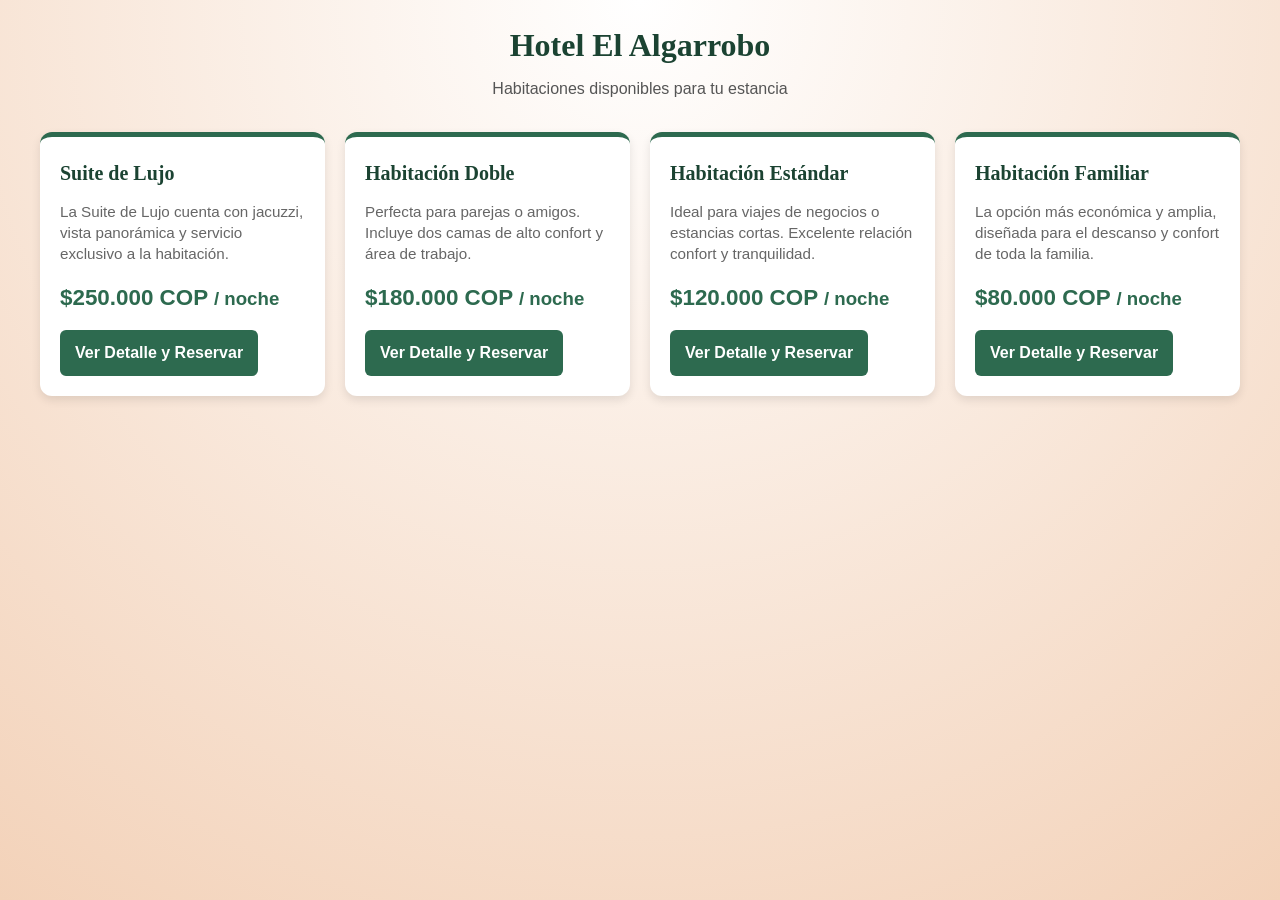
<file: index.html>
<!DOCTYPE html>
<html lang="es">
<head>
    <meta charset="UTF-8">
    <meta name="viewport" content="width=device-width, initial-scale=1.0">
    <title>Hotel El Algarrobo - Resultados de Búsqueda</title>
    <link rel="stylesheet" href="assets/css/style.css">
    <link rel="stylesheet" href="assets/css/layout.css">
    <style>
        body { font-family: Arial, sans-serif; background-color: #f4f6f8; margin: 0; padding: 20px; }
        header { text-align: center; margin-bottom: 30px; }
        header h1 { color: #1b4332; margin-bottom: 5px; }
        header p { color: #555; }
        .grid-habitaciones { display: grid; grid-template-columns: repeat(auto-fit, minmax(260px, 1fr)); gap: 20px; max-width: 1200px; margin: 0 auto; }
        .card-habitacion { background: #ffffff; border-radius: 12px; box-shadow: 0 4px 10px rgba(0,0,0,0.1); padding: 20px; display: flex; flex-direction: column; justify-content: space-between; border-top: 5px solid #2d6a4f; }
        .card-habitacion h2 { font-size: 1.25rem; color: #1b4332; margin-top: 0; }
        .card-habitacion p { color: #666; font-size: 0.95rem; line-height: 1.4; }
        .precio { font-size: 1.4rem; font-weight: bold; color: #2d6a4f; margin: 15px 0; }
        .btn-reservar { display: inline-block; text-align: center; background-color: #2d6a4f; color: white; padding: 10px 15px; border-radius: 6px; text-decoration: none; font-weight: bold; transition: background 0.3s; }
        .btn-reservar:hover { background-color: #1b4332; }
    </style>
</head>
<body>

    <header>
        <h1>Hotel El Algarrobo</h1>
        <p>Habitaciones disponibles para tu estancia</p>
    </header>

    <main class="grid-habitaciones">
        <!-- Habitación 1 -->
        <article class="card-habitacion">
            <div>
                <h2>Suite de Lujo</h2>
                <p>La Suite de Lujo cuenta con jacuzzi, vista panorámica y servicio exclusivo a la habitación.</p>
            </div>
            <div>
                <div class="precio">$250.000 COP <small>/ noche</small></div>
                <a href="front-office/checkout-pago.html" class="btn-reservar">Ver Detalle y Reservar</a>
            </div>
        </article>

        <!-- Habitación 2 -->
        <article class="card-habitacion">
            <div>
                <h2>Habitación Doble</h2>
                <p>Perfecta para parejas o amigos. Incluye dos camas de alto confort y área de trabajo.</p>
            </div>
            <div>
                <div class="precio">$180.000 COP <small>/ noche</small></div>
                <a href="front-office/checkout-pago.html" class="btn-reservar">Ver Detalle y Reservar</a>
            </div>
        </article>

        <!-- Habitación 3 -->
        <article class="card-habitacion">
            <div>
                <h2>Habitación Estándar</h2>
                <p>Ideal para viajes de negocios o estancias cortas. Excelente relación confort y tranquilidad.</p>
            </div>
            <div>
                <div class="precio">$120.000 COP <small>/ noche</small></div>
                <a href="front-office/checkout-pago.html" class="btn-reservar">Ver Detalle y Reservar</a>
            </div>
        </article>

        <!-- Habitación 4 -->
        <article class="card-habitacion">
            <div>
                <h2>Habitación Familiar</h2>
                <p>La opción más económica y amplia, diseñada para el descanso y confort de toda la familia.</p>
            </div>
            <div>
                <div class="precio">$80.000 COP <small>/ noche</small></div>
                <a href="front-office/checkout-pago.html" class="btn-reservar">Ver Detalle y Reservar</a>
            </div>
        </article>
    </main>

</body>
</html>
</file>
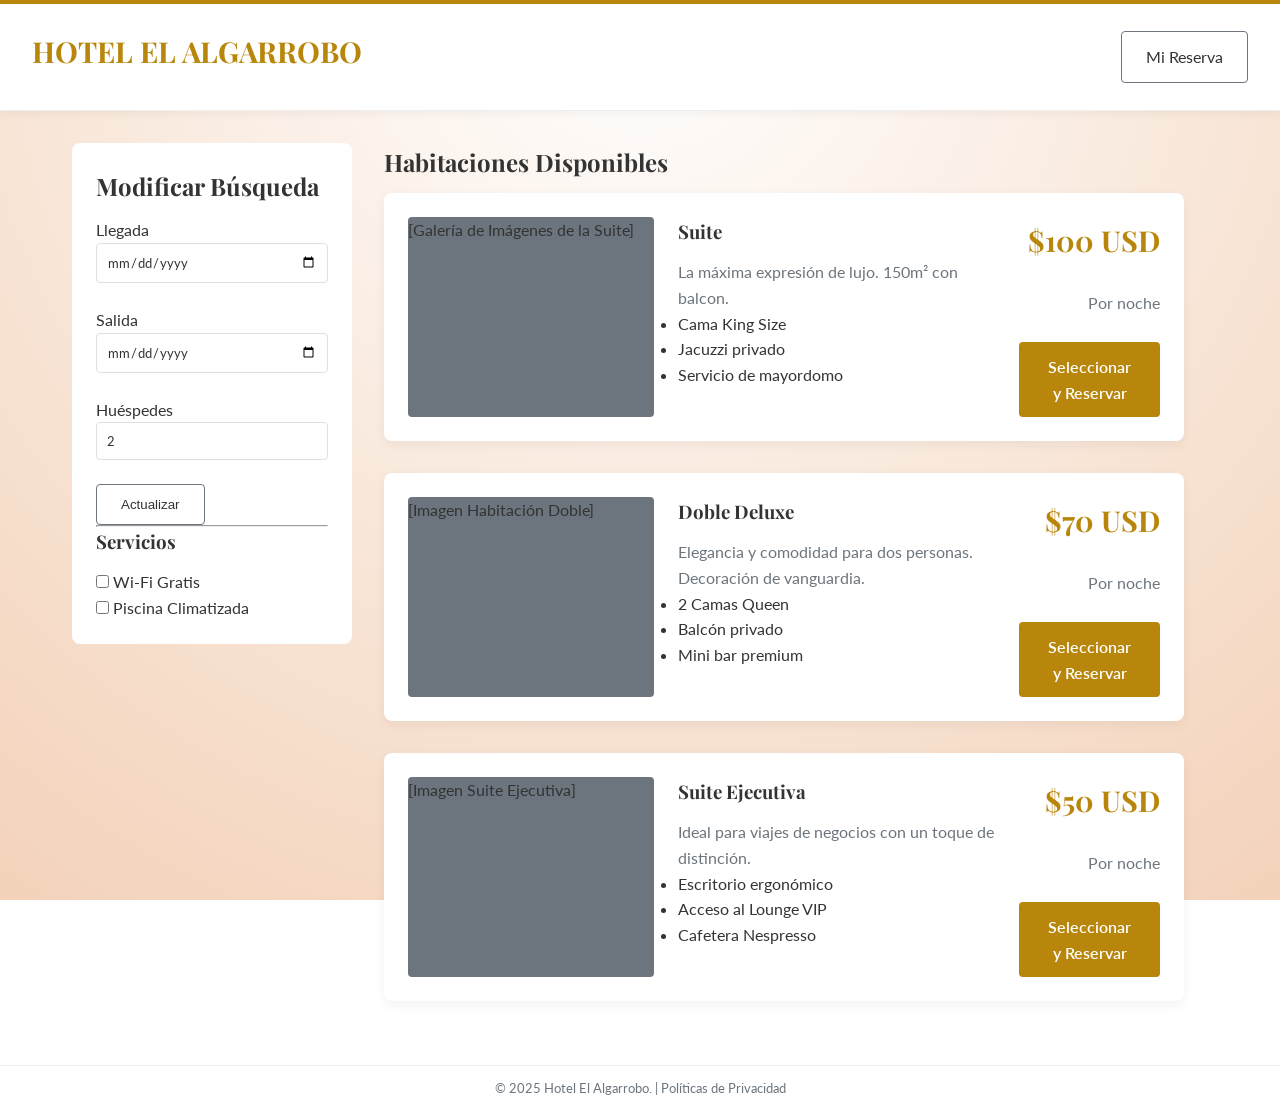
<file: busqueda-resultados.html>
<!DOCTYPE html>
<html lang="es">
<head>
    <meta charset="UTF-8">
    <meta name="viewport" content="width=device-width, initial-scale=1.0">
    <title>Resultados de Búsqueda - Hotel de Lujo</title>
    <link href="https://fonts.googleapis.com/css2?family=Lato:wght@400;600&family=Playfair+Display:wght@700&display=swap" rel="stylesheet">
    <link rel="stylesheet" href="../assets/css/style.css"> 
    <link rel="stylesheet" href="../assets/css/layout.css"> 
</head>
<body>

    <header class="header-global">
        <h1 class="logo" style="color: var(--color-primario);">HOTEL EL ALGARROBO</h1>
        <nav>
            <a href="#" class="btn-secundario">Mi Reserva</a>
        </nav>
    </header>

    <main class="layout-busqueda">

        <aside class="barra-filtros">
            <h2 style="font-family: var(--font-titulo);">Modificar Búsqueda</h2>
            <form action="#">
                <div class="campo-filtro">
                    <label for="fecha-llegada">Llegada</label>
                    <input type="date" id="fecha-llegada">
                </div>
                <div class="campo-filtro">
                    <label for="fecha-salida">Salida</label>
                    <input type="date" id="fecha-salida">
                </div>

                <div class="campo-filtro">
                    <label for="huespedes">Huéspedes</label>
                    <input type="number" id="huespedes" value="2">
                </div>
                <button type="submit" class="btn-secundario">Actualizar</button>
            </form>
            <hr>
            <h3 style="font-family: var(--font-titulo);">Servicios</h3>
            <div class="checkbox-filtro">
                <input type="checkbox" id="wifi"> <label for="wifi">Wi-Fi Gratis</label>
            </div>
            <div class="checkbox-filtro">
                <input type="checkbox" id="piscina"> <label for="piscina">Piscina Climatizada</label>
            </div>
        </aside>

       <section class="listado-habitaciones">
    <h2 style="font-family: var(--font-titulo);">Habitaciones Disponibles</h2>
    
    <article class="tarjeta-habitacion">
        <div class="imagen-habitacion">
            [Galería de Imágenes de la Suite]
        </div>
        <div class="info-habitacion">
            <h3 style="font-family: var(--font-titulo);">Suite</h3>
            <p style="color: var(--color-texto-secundario);">La máxima expresión de lujo. 150m² con balcon.</p>
            <ul class="amenidades">
                <li>Cama King Size</li>
                <li>Jacuzzi privado</li>
                <li>Servicio de mayordomo</li>
            </ul>
        </div>
        <div class="precio-reserva">
            <span class="precio-base">$100 USD</span>
            <p style="color: var(--color-texto-secundario);">Por noche</p>
            <a href="checkout-pago.html" class="btn-primario">Seleccionar y Reservar</a>
        </div>
    </article>

    <article class="tarjeta-habitacion">
        <div class="imagen-habitacion">
            [Imagen Habitación Doble]
        </div>
        <div class="info-habitacion">
            <h3 style="font-family: var(--font-titulo);">Doble Deluxe</h3>
            <p style="color: var(--color-texto-secundario);">Elegancia y comodidad para dos personas. Decoración de vanguardia.</p>
            <ul class="amenidades">
                <li>2 Camas Queen</li>
                <li>Balcón privado</li>
                <li>Mini bar premium</li>
            </ul>
        </div>
        <div class="precio-reserva">
            <span class="precio-base">$70 USD</span>
            <p style="color: var(--color-texto-secundario);">Por noche</p>
            <a href="checkout-pago.html" class="btn-primario">Seleccionar y Reservar</a>
        </div>
    </article>

    <article class="tarjeta-habitacion">
        <div class="imagen-habitacion">
            [Imagen Suite Ejecutiva]
        </div>
        <div class="info-habitacion">
            <h3 style="font-family: var(--font-titulo);">Suite Ejecutiva</h3>
            <p style="color: var(--color-texto-secundario);">Ideal para viajes de negocios con un toque de distinción.</p>
            <ul class="amenidades">
                <li>Escritorio ergonómico</li>
                <li>Acceso al Lounge VIP</li>
                <li>Cafetera Nespresso</li>
            </ul>
        </div>
        <div class="precio-reserva">
            <span class="precio-base">$50 USD</span>
            <p style="color: var(--color-texto-secundario);">Por noche</p>
            <a href="checkout-pago.html" class="btn-primario">Seleccionar y Reservar</a>
        </div>
    </article>
</section>
    </main>

    <footer class="footer-global">
        <p>&copy; 2025 Hotel El Algarrobo. | Políticas de Privacidad</p>
    </footer>

</body>
</html>
</file>
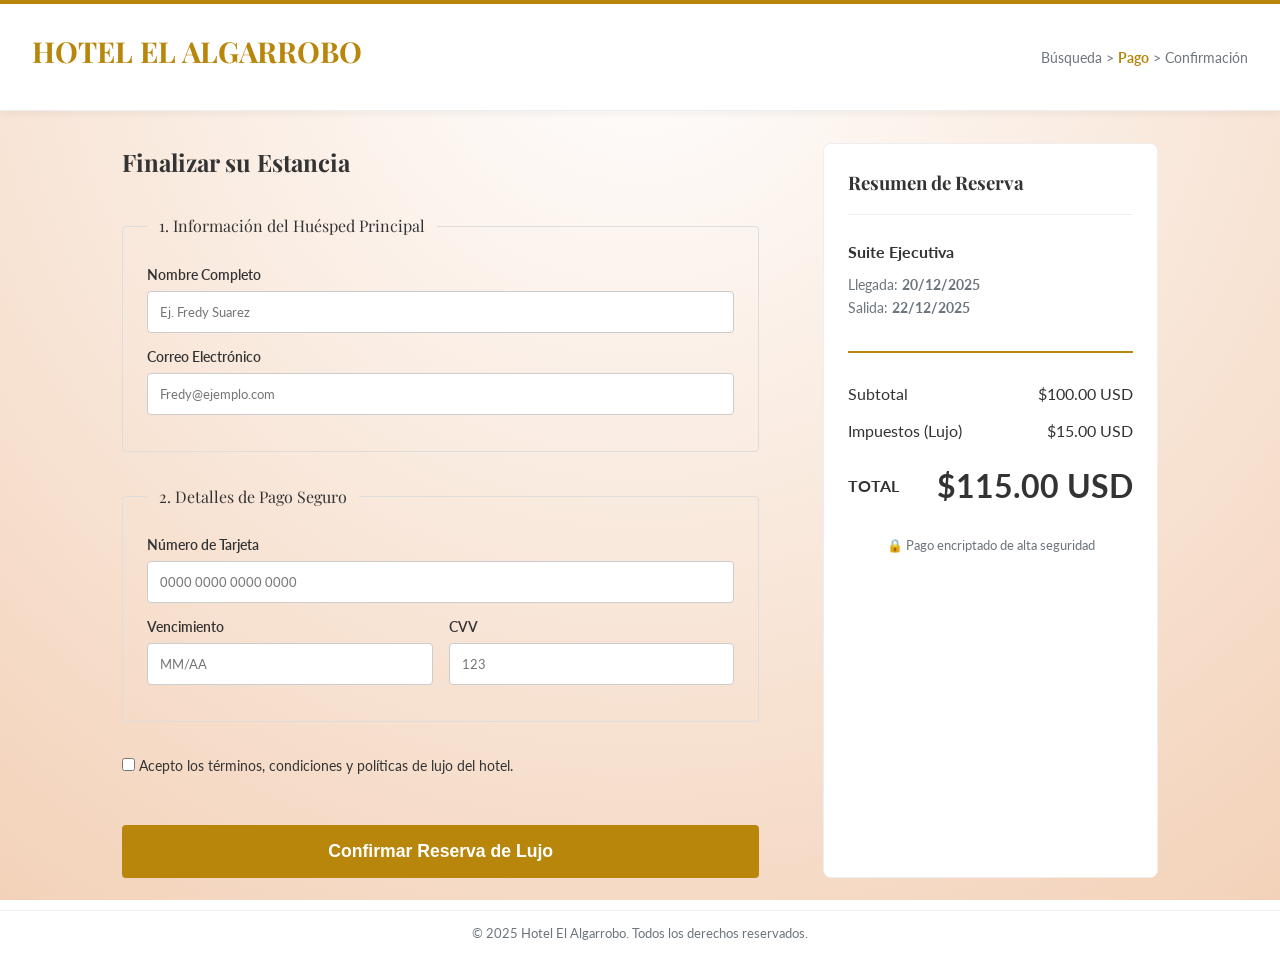
<file: checkout-pago.html>
<!DOCTYPE html>
<html lang="es">
<head>
    <meta charset="UTF-8">
    <meta name="viewport" content="width=device-width, initial-scale=1.0">
    <title>Finalizar Reserva - Hotel El Algarrobo</title>
    <link href="https://fonts.googleapis.com/css2?family=Lato:wght@400;600&family=Playfair+Display:wght@700&display=swap" rel="stylesheet">
    <link rel="stylesheet" href="../assets/css/style.css">
    <link rel="stylesheet" href="../assets/css/layout.css">
</head>
<body>

    <header class="header-global">
        <h1 class="logo" style="color: var(--color-primario); font-family: var(--font-titulo);">HOTEL EL ALGARROBO</h1>
        <div class="pasos-navegacion" style="font-size: 0.9rem; color: var(--color-texto-secundario);">
            <span>Búsqueda</span> > <span style="color: var(--color-primario); font-weight: bold;">Pago</span> > <span>Confirmación</span>
        </div>
    </header>

    <main class="layout-checkout-pago">
        
        <section class="formulario-principal">
            <h2 style="margin-bottom: 2rem;">Finalizar su Estancia</h2>
            
            <form action="#">
                <fieldset class="grupo-campos">
                    <legend>1. Información del Huésped Principal</legend>
                    <div class="campo-input">
                        <label for="nombre">Nombre Completo</label>
                        <input type="text" id="nombre" placeholder="Ej. Fredy Suarez" required>
                    </div>
                    <div class="campo-input">
                        <label for="email">Correo Electrónico</label>
                        <input type="email" id="email" placeholder="Fredy@ejemplo.com" required>
                    </div>
                </fieldset>

                <fieldset class="grupo-campos">
                    <legend>2. Detalles de Pago Seguro</legend>
                    <div class="campo-input">
                        <label for="tarjeta">Número de Tarjeta</label>
                        <input type="text" id="tarjeta" placeholder="0000 0000 0000 0000" required>
                    </div>
                    <div style="display: flex; gap: 1rem;">
                        <div class="campo-input" style="flex: 1;">
                            <label for="exp">Vencimiento</label>
                            <input type="text" id="exp" placeholder="MM/AA" required>
                        </div>
                        <div class="campo-input" style="flex: 1;">
                            <label for="cvv">CVV</label>
                            <input type="password" id="cvv" placeholder="123" required>
                        </div>
                    </div>
                </fieldset>

                <div style="margin: 1.5rem 0; font-size: 0.9rem;">
                    <input type="checkbox" id="terminos" required>
                    <label for="terminos">Acepto los términos, condiciones y políticas de lujo del hotel.</label>
                </div>

                <button type="submit" class="btn-primario btn-grande">Confirmar Reserva de Lujo</button>
            </form>
        </section>

        <aside class="resumen-flotante">
            <h3 style="border-bottom: 1px solid #eee; padding-bottom: 1rem;">Resumen de Reserva</h3>
            
            <div style="margin-top: 1.5rem;">
                <p style="font-weight: bold; margin-bottom: 0.5rem;">Suite Ejecutiva</p>
                <p style="font-size: 0.9rem; color: var(--color-texto-secundario);">
                    Llegada: <strong>20/12/2025</strong><br>
                    Salida: <strong>22/12/2025</strong>
                </p>
            </div>

            <div style="margin-top: 2rem; border-top: 2px solid var(--color-primario); padding-top: 1rem;">
                <div class="total-resumen">
                    <span>Subtotal</span>
                    <span>$100.00 USD</span>
                </div>
                <div class="total-resumen">
                    <span>Impuestos (Lujo)</span>
                    <span>$15.00 USD</span>
                </div>
                <div class="total-resumen" style="margin-top: 1rem;">
                    <span style="font-weight: bold;">TOTAL</span>
                    <span class="precio-final">$115.00 USD</span>
                </div>
            </div>

            <p style="font-size: 0.8rem; text-align: center; margin-top: 1.5rem; color: var(--color-texto-secundario);">
                🔒 Pago encriptado de alta seguridad
            </p>
        </aside>

    </main>

    <footer class="footer-global">
        <p>&copy; 2025 Hotel El Algarrobo. Todos los derechos reservados.</p>
    </footer>

</body>
</html>
</file>
<file: assets/css/style.css>
/* =======================================
   1. VARIABLES Y ESTILOS GLOBALES
   ======================================= */
:root {
    /* Paleta de Colores de Lujo */
    --color-primario: #B8860B; /* Dorado Oscuro */
    --color-fondo-claro: #f8e7c8; /* Blanco Hueso */
    --color-texto-principal: #333333; /* Gris Carbón */
    --color-texto-secundario: #6C757D; /* Gris Medio */
    --color-exito: #006400; 

    /* Tipografía (Importada en el HTML) */
    --font-titulo: 'Playfair Display', serif;
    --font-cuerpo: 'Lato', sans-serif;

    /* Espaciado de Lujo (Amplio) */
    --espacio-lg: 2rem;
    --espacio-md: 1.5rem;
    --espacio-sm: 0.75rem;
}

/* Reset Básico y Fondo */
* {
    margin: 0;
    padding: 0;
    box-sizing: border-box;
}

body {
    font-family: var(--font-cuerpo);
    /* Fondo con un gradiente sutil de lujo (blanco a crema muy claro) */
    background: radial-gradient(circle at top, #ffffff 0%, #f3d2b9 100%);
    background-attachment: fixed; /* Mantiene el fondo estático al hacer scroll */
    color: var(--color-texto-principal);
    line-height: 1.6;
}

/* Toque extra: Un borde superior dorado delgado en el header */
.header-global {
    border-top: 4px solid var(--color-primario);
    background-color: rgba(255, 255, 255, 0.9); /* Transparencia */
    backdrop-filter: blur(10px); /* Efecto desenfoque profesional */
    position: sticky;
    top: 0;
    z-index: 1000;
    display: flex;
    justify-content: space-between;
    align-items: center;
    padding: 1.5rem 2rem;
    box-shadow: 0 2px 10px rgba(0,0,0,0.05);
}

/* Tipografía: Títulos con estilo Playfair Display */
h1, h2, h3 {
    font-family: var(--font-titulo);
    color: var(--color-texto-principal);
    margin-bottom: var(--espacio-sm);
}

.logo {
    font-size: 1.8rem;
    font-weight: 700;
}

/* =======================================
   2. HEADER Y FOOTER
   ======================================= */
.header-global {
    background-color: #FFFFFF; /* Blanco puro para contraste */
    padding: var(--espacio-md) var(--espacio-lg);
    border-bottom: 1px solid #EEEEEE;
    display: flex;
    justify-content: space-between;
    align-items: center;
}

.footer-global {
    text-align: center;
    padding: var(--espacio-sm);
    color: var(--color-texto-secundario);
    font-size: 0.8rem;
    border-top: 1px solid #EEEEEE;
}


/* =======================================
   3. BOTONES (DORADO OSCURO)
   ======================================= */
.btn-primario {
    display: inline-block;
    padding: var(--espacio-sm) var(--espacio-md);
    background-color: var(--color-primario); /* Dorado Oscuro */
    color: #FFFFFF;
    text-decoration: none;
    font-weight: 600;
    border: none;
    cursor: pointer;
    border-radius: 4px;
    transition: background-color 0.3s ease;
    text-align: center;
}

.btn-primario:hover {
    background-color: #A3730A; /* Tono ligeramente más oscuro en hover */
}

.btn-secundario {
    display: inline-block;
    padding: var(--espacio-sm) var(--espacio-md);
    background-color: transparent;
    color: var(--color-texto-principal);
    border: 1px solid var(--color-texto-secundario);
    text-decoration: none;
    border-radius: 4px;
    cursor: pointer;
    transition: all 0.3s ease;
}

/* =======================================
   4. TARJETAS DE RESULTADOS (LUJO)
   ======================================= */
.tarjeta-habitacion {
    background-color: #FFFFFF;
    border-radius: 8px; /* Bordes sutiles */
    box-shadow: 0 4px 12px rgba(0, 0, 0, 0.05); /* Sombra muy suave para elegancia */
    padding: var(--espacio-md);
    margin-bottom: var(--espacio-lg);
    display: flex;
    gap: var(--espacio-md);
}

.imagen-habitacion {
    width: 35%;
    min-height: 200px;
    background-color: var(--color-texto-secundario); /* Placeholder visual */
    background-size: cover;
    background-position: center;
    border-radius: 4px;
}

.info-habitacion {
    width: 45%;
}

.precio-reserva {
    width: 20%;
    text-align: right;
    display: flex;
    flex-direction: column;
    justify-content: space-between;
    align-items: flex-end;
}

.precio-base {
    font-family: var(--font-titulo);
    font-size: 1.8rem;
    color: var(--color-primario);
    font-weight: 700;
}

/* =======================================
   5. FORMULARIOS Y CHECKOUT
   ======================================= */
.grupo-campos {
    border: 1px solid #DDDDDD;
    padding: var(--espacio-md);
    margin-bottom: var(--espacio-lg);
    border-radius: 4px;
}

.grupo-campos legend {
    font-family: var(--font-titulo);
    padding: 0 var(--espacio-sm);
    color: var(--color-texto-principal);
}

.campo-input {
    margin-bottom: var(--espacio-sm);
}

.campo-input label {
    display: block;
    font-weight: 600;
    margin-bottom: 0.3rem;
    font-size: 0.9rem;
}

.campo-input input {
    width: 100%;
    padding: 0.75rem;
    border: 1px solid #CCCCCC;
    border-radius: 4px;
    font-family: var(--font-cuerpo);
}

.btn-grande {
    width: 100%;
    padding: 1rem;
    font-size: 1.1rem;
    margin-top: var(--espacio-md);
}

/* Estilos para el resumen flotante (Checkout) */
.resumen-flotante {
    background-color: #FFFFFF;
    padding: var(--espacio-md);
    border: 1px solid #EEEEEE;
    border-radius: 8px;
    position: sticky; /* Se fija al hacer scroll */
    top: 20px;
}

.total-resumen {
    display: flex;
    justify-content: space-between;
    align-items: center;
    margin-top: var(--espacio-sm);
}

.precio-final {
    font-size: 2rem;
    font-weight: 700;
}

.campo-filtro {
    margin-bottom: var(--espacio-md);
}

.campo-filtro input {
    width: 100%;
    padding: 10px;
    border: 1px solid #e0e0e0;
    border-radius: 4px;
    font-family: var(--font-cuerpo);
    color: var(--color-texto-principal);
}
</file>
<file: assets/css/layout.css>
/* =======================================
   1. LAYOUT DE BÚSQUEDA Y RESULTADOS
   ======================================= */
.layout-busqueda {
    /* Estructura principal de 2 columnas */
    display: grid;
    grid-template-columns: 280px 1fr; /* Columna de filtros de ancho fijo, resultados flexible */
    gap: var(--espacio-lg); /* Espaciado entre columnas */
    max-width: 1200px;
    margin: var(--espacio-lg) auto; /* Centrar el contenido */
    padding: 0 var(--espacio-lg);
}

.barra-filtros {
    padding: var(--espacio-md);
    background-color: #FFFFFF;
    border-radius: 8px;
    position: sticky; /* La barra de filtros se queda fija al hacer scroll */
    top: 20px;
    height: fit-content;
}

.listado-habitaciones {
    padding-right: var(--espacio-md);
}


/* =======================================
   2. LAYOUT DE CHECKOUT / PAGO
   ======================================= */
.layout-checkout-pago {
    /* Estructura principal de 2 columnas para el checkout */
    display: grid;
    grid-template-columns: 2fr 1fr; /* Formulario (2 partes) y Resumen (1 parte) */
    gap: var(--espacio-lg);
    max-width: 1100px;
    margin: var(--espacio-lg) auto;
    padding: 0 var(--espacio-lg);
}

.formulario-principal {
    padding-right: var(--espacio-lg);
}

/* Barra de progreso (progreso-pasos) */
.progreso-pasos {
    display: flex;
    justify-content: center;
    padding: var(--espacio-md) 0;
    margin-top: var(--espacio-sm);
    border-bottom: 1px solid #EEEEEE;
}

.paso-activo {
    font-weight: 700;
    color: var(--color-primario);
    border-bottom: 2px solid var(--color-primario);
    padding-bottom: 5px;
    margin: 0 var(--espacio-md);
}

.paso-completo {
    color: var(--color-texto-secundario);
    margin: 0 var(--espacio-md);
}
</file>
